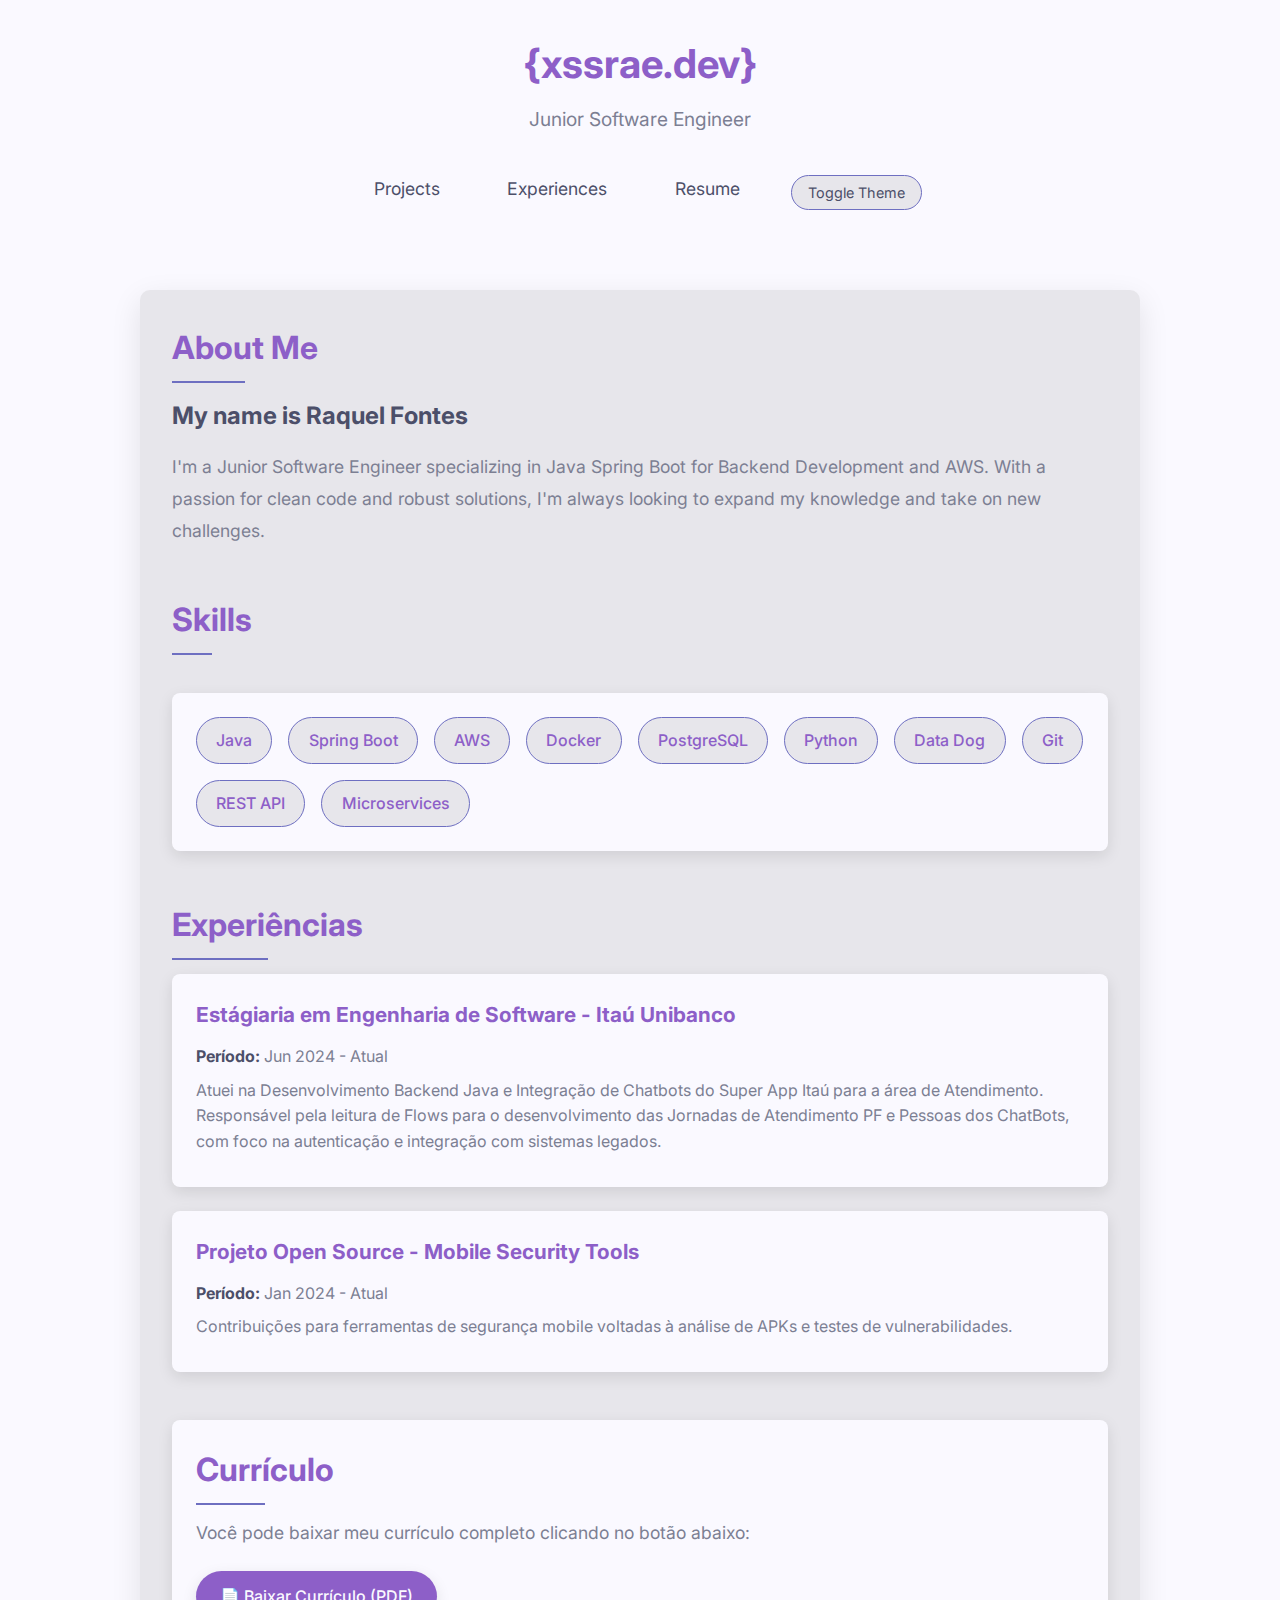
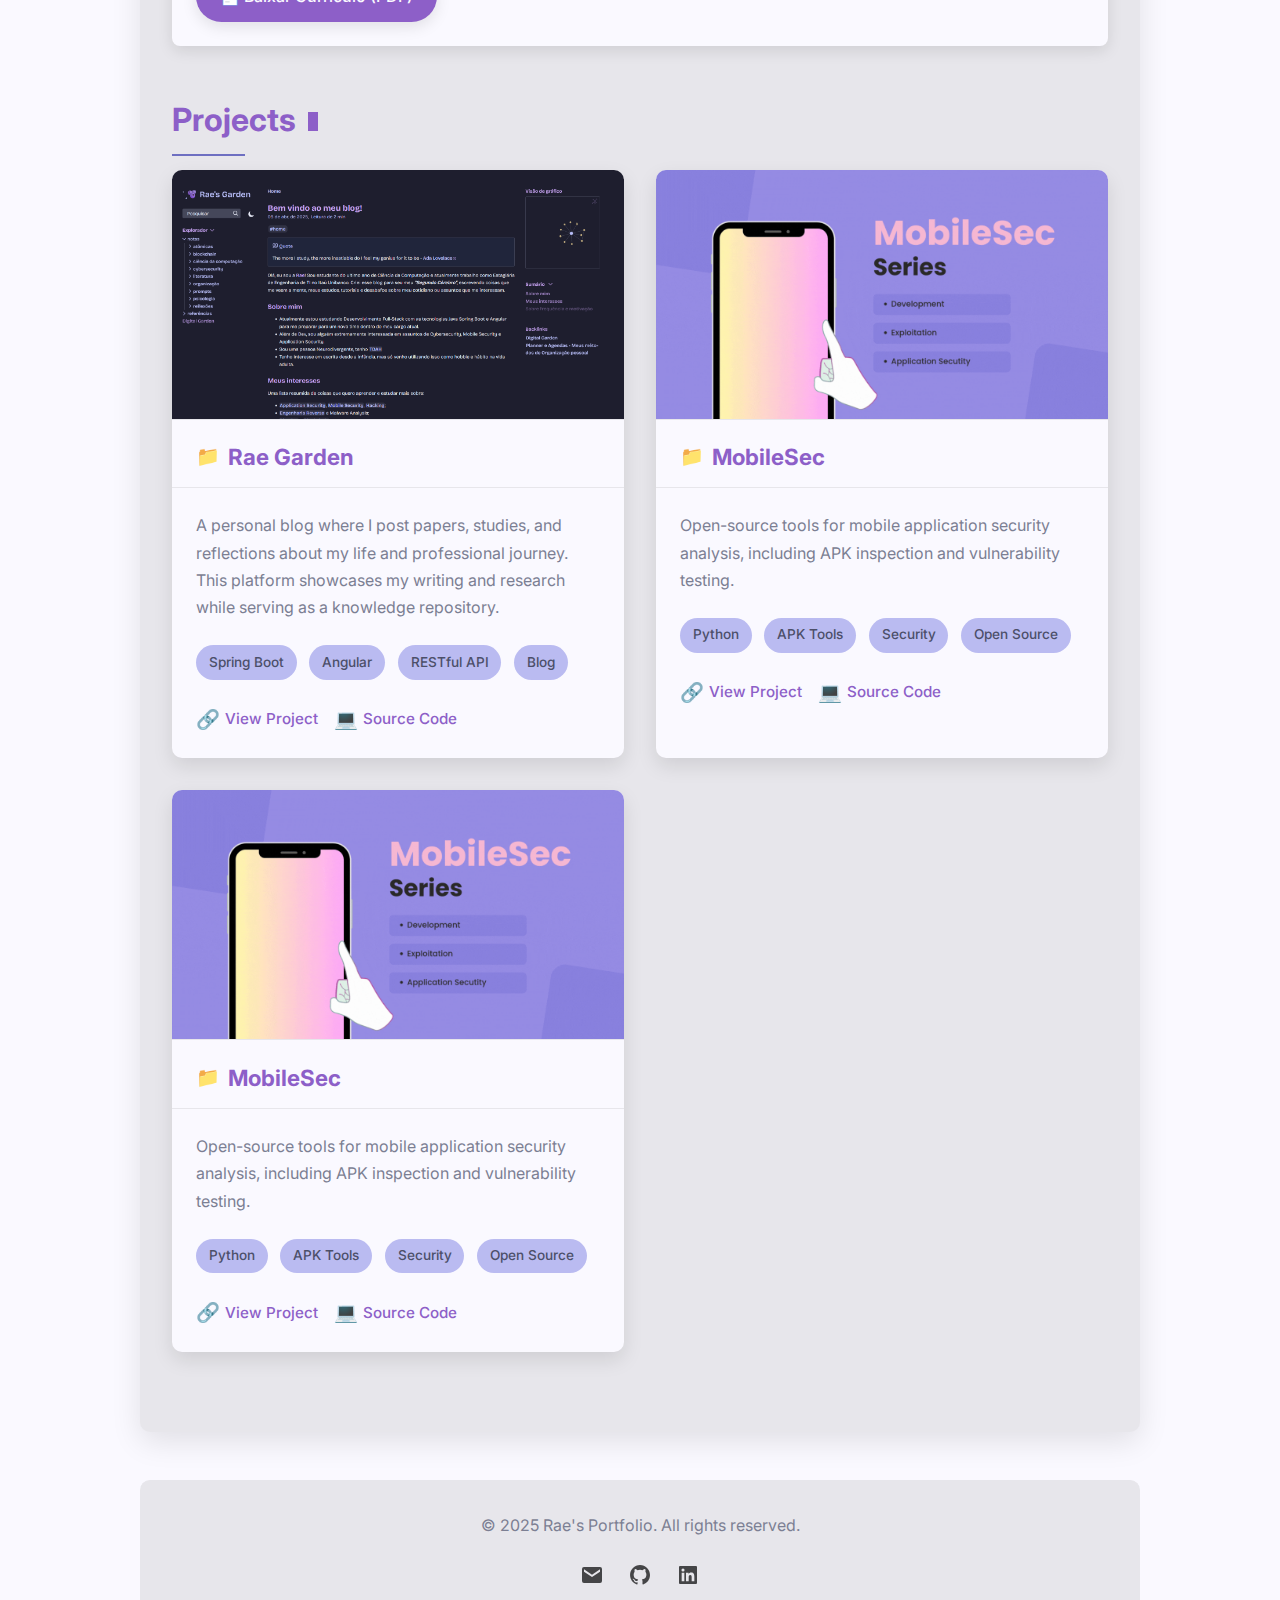
<file: index.html>
<!DOCTYPE html>
<html lang="en">

<head>
    <meta charset="UTF-8">
    <meta name="viewport" content="width=device-width, initial-scale=1.0">
    <title>xssrae's portifolio</title>
    <link rel="stylesheet" href="styles/styles.css">
    <link rel="preconnect" href="https://fonts.googleapis.com">
    <link rel="preconnect" href="https://fonts.gstatic.com" crossorigin>
    <link href="https://fonts.googleapis.com/css2?family=Inter:wght@400;500;600;700&family=Roboto:wght@400;500;700&display=swap" rel="stylesheet">
</head>
<body>
    <header class="header">
        <h1>{xssrae.dev}</h1>
        <p>Junior Software Engineer</p>

        <nav class="navbar">
            <ul class="nav-menu">
                <li><a href="#projects">Projects</a></li>
                <li><a href="#experiences">Experiences</a></li>
                <li><a href="#resume">Resume</a></li>
                <li><button onclick="toggleTheme()" class="theme-toggle">Toggle Theme</button></li>
            </ul>
        </nav>
    </header>

    <div class="profile-container">

        <section class="intro">
            <h2 class="about-title">About Me</h2>
            <h3>My name is Raquel Fontes</h3>
            <p>
                I'm a Junior Software Engineer specializing in Java Spring Boot for Backend Development and AWS. With a passion for clean code and robust solutions, I'm always looking to expand my knowledge and take on new challenges.
            </p>
        </section>

        <section class="skills-section">
            <h2 class="skills-title">Skills</h2>
            <div class="skills-div">
                <ul class="skills-list">
                    <li>Java</li>
                    <li>Spring Boot</li>
                    <li>AWS</li>
                    <li>Docker</li>
                    <li>PostgreSQL</li>
                    <li>Python</li>
                    <li>Data Dog</li>
                    <li>Git</li>
                    <li>REST API</li>
                    <li>Microservices</li>
                </ul>
            </div>
        </section>

        <section id="experiences" class="experiences">
            <h2 class="section-header">Experiências</h2>
            <ul class="experience-list">
                <li>
                    <h3>Estágiaria em Engenharia de Software - Itaú Unibanco</h3>
                    <p><strong>Período:</strong> Jun 2024 - Atual</p>
                    <p>Atuei na Desenvolvimento Backend Java e Integração de Chatbots do Super App Itaú para a área de Atendimento. Responsável pela leitura de Flows para o desenvolvimento das Jornadas de Atendimento PF e Pessoas dos ChatBots, com foco na autenticação e integração com sistemas legados.</p>
                </li>
                <li>
                    <h3>Projeto Open Source - Mobile Security Tools</h3>
                    <p><strong>Período:</strong> Jan 2024 - Atual</p>
                    <p>Contribuições para ferramentas de segurança mobile voltadas à análise de APKs e testes de vulnerabilidades.</p>
                </li>
            </ul>
        </section>

        <section id="resume" class="resume">
            <h2 class="section-header">Currículo</h2>
            <p>Você pode baixar meu currículo completo clicando no botão abaixo:</p>
            <a href="/assets/curriculo-rae.pdf" class="download-btn" download>📄 Baixar Currículo (PDF)</a>
        </section>

        <section id="projects" class="projects">
            <h2 class="section-header">Projects <span class="cursor"></span></h2>
            
            <div class="project-grid">
                <div class="project-card">
                    <img src="/assets/raegarden.png" alt="Rae Garden Project" class="project-image">
                    <div class="project-header">
                        <h3><span class="folder-icon">📁</span> Rae Garden</h3>
                    </div>
                    <div class="project-body">
                        <p>A personal blog where I post papers, studies, and reflections about my life and professional journey. This platform showcases my writing and research while serving as a knowledge repository.</p>
                        <div class="project-tags">
                            <span>Spring Boot</span>
                            <span>Angular</span>
                            <span>RESTful API</span>
                            <span>Blog</span>
                        </div>
                        <div class="project-links">
                            <a href="https://rae-garden.vercel.app/"><span class="folder-icon">🔗</span>View Project</a>
                            <a href="https://github.com/xssrae/my-garden"><span class="folder-icon">💻</span>Source Code</a>
                        </div>
                    </div>
                </div>
        
                <div class="project-card">
                    <img src="/assets/mobilesec.gif" alt="MobileSec Project" class="project-image">
                    <div class="project-header">
                        <h3><span class="folder-icon">📁</span> MobileSec</h3>
                    </div>
                    <div class="project-body">
                        <p>Open-source tools for mobile application security analysis, including APK inspection and vulnerability testing.</p>
                        <div class="project-tags">
                            <span>Python</span>
                            <span>APK Tools</span>
                            <span>Security</span>
                            <span>Open Source</span>
                        </div>
                        <div class="project-links">
                            <a href="#"><span class="folder-icon">🔗</span>View Project</a>
                            <a href="#"><span class="folder-icon">💻</span>Source Code</a>
                        </div>
                    </div>
                </div>

                <div class="project-card">
                    <img src="/assets/mobilesec.gif" alt="MobileSec Project" class="project-image">
                    <div class="project-header">
                        <h3><span class="folder-icon">📁</span> MobileSec</h3>
                    </div>
                    <div class="project-body">
                        <p>Open-source tools for mobile application security analysis, including APK inspection and vulnerability testing.</p>
                        <div class="project-tags">
                            <span>Python</span>
                            <span>APK Tools</span>
                            <span>Security</span>
                            <span>Open Source</span>
                        </div>
                        <div class="project-links">
                            <a href="#"><span class="folder-icon">🔗</span>View Project</a>
                            <a href="#"><span class="folder-icon">💻</span>Source Code</a>
                        </div>
                    </div>
                </div>


            </div>
        </section>
        

    </div>

    <footer>
        <p>&copy; 2025 Rae's Portfolio. All rights reserved.</p>
        <div class="contact">
            <a href="mailto:fontesraquel624@gmail.com"><img src="/assets/envelope.svg" alt="Email" title="Email"></a>
            <a href="https://github.com/xssrae"><img src="/assets/github.svg" alt="GitHub" title="GitHub"></a>
            <a href="https://linkedin.com/in/xssrae"><img src="/assets/linkedin.svg" alt="LinkedIn" title="LinkedIn"></a>
        </div>
    </footer>

    <script src="/js/theme.js"></script>
</body>
</html>
</file>
<file: styles/styles.css>
/* Variáveis de cores */
:root {
    /* Light mode colors */
    --light: #FAF9FF;
    --lightgray: #E7E6EB;
    --gray: #7c7f93;
    --darkgray: #4c4f69;
    --dark: #8d5fc8;
    --secondary: #6e6fc1;
    --tertiary: #df8e1d;
    --highlight: #E7E6EB;
    --textHighlight: #babbf1;
}

[data-theme="dark"] {
    /* Dark mode colors */
    --light: #1e1e2e;
    --lightgray: #45475a;
    --gray: #babbf1;
    --darkgray: #e6e9f5;
    --dark: #cba6f7;
    --secondary: #b7bdf8;
    --tertiary: #bca87c;
    --highlight: #313244;
    --textHighlight: #3e487f;
}

/* Reset e estilos gerais */
* {
    margin: 0;
    padding: 0;
    box-sizing: border-box;
    font-family: 'Inter', 'Roboto', sans-serif;
}

body {
    background-color: var(--light);
    color: var(--darkgray);
    line-height: 1.6;
    padding: 0 5%;
    transition: all 0.3s ease;
}

/* Header */
.header {
    padding: 2rem 0;
    display: flex;
    flex-direction: column;
    align-items: center;
    text-align: center;
}

.header h1 {
    font-size: 2.5rem;
    margin-bottom: 0.5rem;
    color: var(--dark);
    transition: color 0.3s ease;
}

.header p {
    font-size: 1.2rem;
    color: var(--gray);
    margin-bottom: 1.5rem;
    transition: color 0.3s ease;
}

/* Navegação */
.navbar {
    width: 100%;
    max-width: 600px;
    margin-top: 1rem;
}

.nav-menu {
    display: flex;
    justify-content: space-around;
    list-style: none;
}

.nav-menu li a {
    color: var(--darkgray);
    text-decoration: none;
    font-size: 1.1rem;
    transition: color 0.3s ease;
    padding: 0.5rem 1rem;
}

.nav-menu li a:hover {
    color: var(--secondary);
}

/* Container do perfil */
.profile-container {
    max-width: 1000px;
    margin: 3rem auto;
    padding: 2rem;
    background-color: var(--highlight);
    border-radius: 10px;
    box-shadow: 0 10px 30px rgba(0, 0, 0, 0.1);
    transition: background-color 0.3s ease, box-shadow 0.3s ease;
}

/* Seção de introdução */
.intro {
    margin-bottom: 3rem;
}

.about-title {
    font-size: 2rem;
    margin-bottom: 1.5rem;
    color: var(--dark);
    position: relative;
    display: inline-block;
    transition: color 0.3s ease;
}

.about-title::after {
    content: '';
    position: absolute;
    bottom: -10px;
    left: 0;
    width: 50%;
    height: 2px;
    background-color: var(--secondary);
    transition: background-color 0.3s ease;
}

.intro h3 {
    font-size: 1.5rem;
    margin-bottom: 1rem;
    color: var(--darkgray);
    transition: color 0.3s ease;
}

.intro p {
    color: var(--gray);
    line-height: 1.8;
    font-size: 1.1rem;
    transition: color 0.3s ease;
}

/* Seção de habilidades */
.skills-section {
    margin-bottom: 3rem;
}

.skills-title {
    font-size: 2rem;
    margin-bottom: 1.5rem;
    color: var(--dark);
    position: relative;
    display: inline-block;
    transition: color 0.3s ease;
}

.skills-title::after {
    content: '';
    position: absolute;
    bottom: -10px;
    left: 0;
    width: 50%;
    height: 2px;
    background-color: var(--secondary);
    transition: background-color 0.3s ease;
}

.skills-div {
    background-color: var(--light);
    border-radius: 8px;
    padding: 1.5rem;
    box-shadow: 0 5px 15px rgba(0, 0, 0, 0.1);
    margin-top: 1.5rem;
    transition: background-color 0.3s ease, box-shadow 0.3s ease;
}

.skills-list {
    display: flex;
    flex-wrap: wrap;
    gap: 1rem;
    list-style: none;
}

.skills-list li {
    background-color: var(--lightgray);
    color: var(--dark);
    padding: 0.6rem 1.2rem;
    border-radius: 30px;
    font-size: 1rem;
    font-weight: 500;
    transition: all 0.3s ease;
    border: 1px solid var(--secondary);
}

.skills-list li:hover {
    transform: translateY(-5px);
    box-shadow: 0 5px 15px rgba(142, 95, 200, 0.2);
    background-color: var(--textHighlight);
    color: var(--darkgray);
}

/* Seção de Experiências */
.experiences {
    margin-bottom: 3rem;
}

.section-header {
    font-size: 2rem;
    margin-bottom: 1.5rem;
    color: var(--dark);
    position: relative;
    display: inline-block;
    transition: color 0.3s ease;
}

.section-header::after {
    content: '';
    position: absolute;
    bottom: -10px;
    left: 0;
    width: 50%;
    height: 2px;
    background-color: var(--secondary);
    transition: background-color 0.3s ease;
}

.experience-list {
    list-style: none;
}

.experience-list li {
    background-color: var(--light);
    border-radius: 8px;
    padding: 1.5rem;
    box-shadow: 0 5px 15px rgba(0, 0, 0, 0.1);
    margin-bottom: 1.5rem;
    transition: all 0.3s ease;
}

.experience-list li:hover {
    transform: translateY(-5px);
    box-shadow: 0 10px 20px rgba(0, 0, 0, 0.15);
}

.experience-list li h3 {
    color: var(--dark);
    margin-bottom: 0.8rem;
    font-size: 1.3rem;
}

.experience-list li p {
    color: var(--gray);
    margin-bottom: 0.5rem;
    font-size: 1rem;
}

.experience-list li p strong {
    color: var(--darkgray);
}

/* Seção de Currículo */
.resume {
    margin-bottom: 3rem;
    padding: 1.5rem;
    background-color: var(--light);
    border-radius: 8px;
    box-shadow: 0 5px 15px rgba(0, 0, 0, 0.1);
    transition: all 0.3s ease;
}

.resume p {
    color: var(--gray);
    margin-bottom: 1.5rem;
    font-size: 1.1rem;
}

.download-btn {
    display: inline-block;
    background-color: var(--dark);
    color: var(--light);
    padding: 0.8rem 1.5rem;
    border-radius: 30px;
    text-decoration: none;
    font-weight: 500;
    transition: all 0.3s ease;
    box-shadow: 0 5px 15px rgba(0, 0, 0, 0.1);
}

.download-btn:hover {
    background-color: var(--secondary);
    transform: translateY(-3px);
    box-shadow: 0 8px 15px rgba(0, 0, 0, 0.2);
}

/* Seção de Projetos */
.projects {
    margin-bottom: 3rem;
}

.cursor {
    display: inline-block;
    width: 10px;
    height: 1.2rem;
    background-color: var(--dark);
    margin-left: 5px;
    animation: blink 1s infinite;
}

@keyframes blink {
    0%, 100% { opacity: 1; }
    50% { opacity: 0; }
}

.project-grid {
    display: grid;
    grid-template-columns: repeat(auto-fill, minmax(300px, 1fr));
    gap: 2rem;
}

@media (max-width: 600px) {
    .project-grid {
        grid-template-columns: 1fr;
    }
}


.project-card {
    display: flex;
    flex-direction: column;
    background-color: var(--light);
    border-radius: 10px;
    box-shadow: 0 8px 20px rgba(0, 0, 0, 0.1);
    overflow: hidden;
    transition: all 0.3s ease;
}

.project-card:hover {
    transform: translateY(-8px);
    box-shadow: 0 15px 30px rgba(0, 0, 0, 0.15);
}


.project-image {
    width: 100%;
    height: 250px;
    object-fit: cover;
    border-bottom: 1px solid var(--lightgray);
}

.project-header {
    padding: 1.2rem 1.5rem 0.8rem;
    border-bottom: 1px solid var(--lightgray);
}

.project-header h3 {
    color: var(--dark);
    font-size: 1.4rem;
    display: flex;
    align-items: center;
}

.folder-icon {
    margin-right: 0.5rem;
    font-size: 1.2rem;
}

.project-body {
    padding: 1.5rem;
}

.project-body p {
    color: var(--gray);
    margin-bottom: 1.5rem;
    font-size: 1rem;
    line-height: 1.7;
}

.project-tags {
    display: flex;
    flex-wrap: wrap;
    gap: 0.8rem;
    margin-bottom: 1.5rem;
}

.project-tags span {
    background-color: var(--textHighlight);
    color: var(--darkgray);
    font-size: 0.85rem;
    padding: 0.4rem 0.8rem;
    border-radius: 20px;
    font-weight: 500;
}

.project-links {
    display: flex;
    gap: 1rem;
}

.project-links a {
    color: var(--dark);
    text-decoration: none;
    font-size: 0.95rem;
    font-weight: 500;
    display: flex;
    align-items: center;
    transition: color 0.3s ease;
}

.project-links a:hover {
    color: var(--secondary);
}

.project-links a span {
    margin-right: 5px;
}

/* Responsividade */
@media screen and (max-width: 768px) {
    .header h1 {
        font-size: 2rem;
    }
    
    .header p {
        font-size: 1rem;
    }
    
    .profile-container {
        padding: 1.5rem;
    }
    
    .about-title, .skills-title, .section-header {
        font-size: 1.8rem;
    }
    
    .intro h3 {
        font-size: 1.3rem;
    }
    
    .intro p {
        font-size: 1rem;
    }
    
    .skills-list {
        justify-content: center;
    }
    
    .project-image {
        height: 200px;
    }
    
    .project-links {
        flex-direction: column;
    }
}

@media screen and (max-width: 480px) {
    .header h1 {
        font-size: 1.8rem;
    }
    
    .nav-menu {
        flex-direction: column;
        align-items: center;
        gap: 1rem;
    }
    
    .skills-list li {
        font-size: 0.9rem;
        padding: 0.5rem 1rem;
    }
    
    .project-header h3 {
        font-size: 1.2rem;
    }
    
    .project-tags {
        justify-content: center;
    }
}

/* Botão de alternar tema */
.theme-toggle {
    background-color: var(--lightgray);
    color: var(--darkgray);
    border: 1px solid var(--secondary);
    padding: 0.5rem 1rem;
    border-radius: 20px;
    cursor: pointer;
    font-size: 0.9rem;
    transition: all 0.3s ease;
}

.theme-toggle:hover {
    background-color: var(--textHighlight);
    color: var(--light);
}

/* Footer */
footer {
    background-color: var(--highlight);
    padding: 2rem 0;
    text-align: center;
    margin-top: 3rem;
    border-top: 1px solid var(--lightgray);
    transition: background-color 0.3s ease;
    max-width: 1000px;
    margin-left: auto;
    margin-right: auto;
    border-radius: 10px 10px 0 0;
}

footer p {
    color: var(--gray);
    margin-bottom: 1.5rem;
    font-size: 1rem;
}

.contact {
    display: flex;
    justify-content: center;
    gap: 1.5rem;
}

.contact a {
    transition: transform 0.3s ease;
}

.contact a:hover {
    transform: translateY(-5px);
}

.contact img {
    width: 24px;
    height: 24px;
    filter: opacity(0.7);
    transition: filter 0.3s ease;
}

.contact img:hover {
    filter: opacity(1);
}

/* Dark mode adjustments for footer */
[data-theme="dark"] .contact img {
    filter: invert(1) opacity(0.7);
}

[data-theme="dark"] .contact img:hover {
    filter: invert(1) opacity(1);
}
</file>
